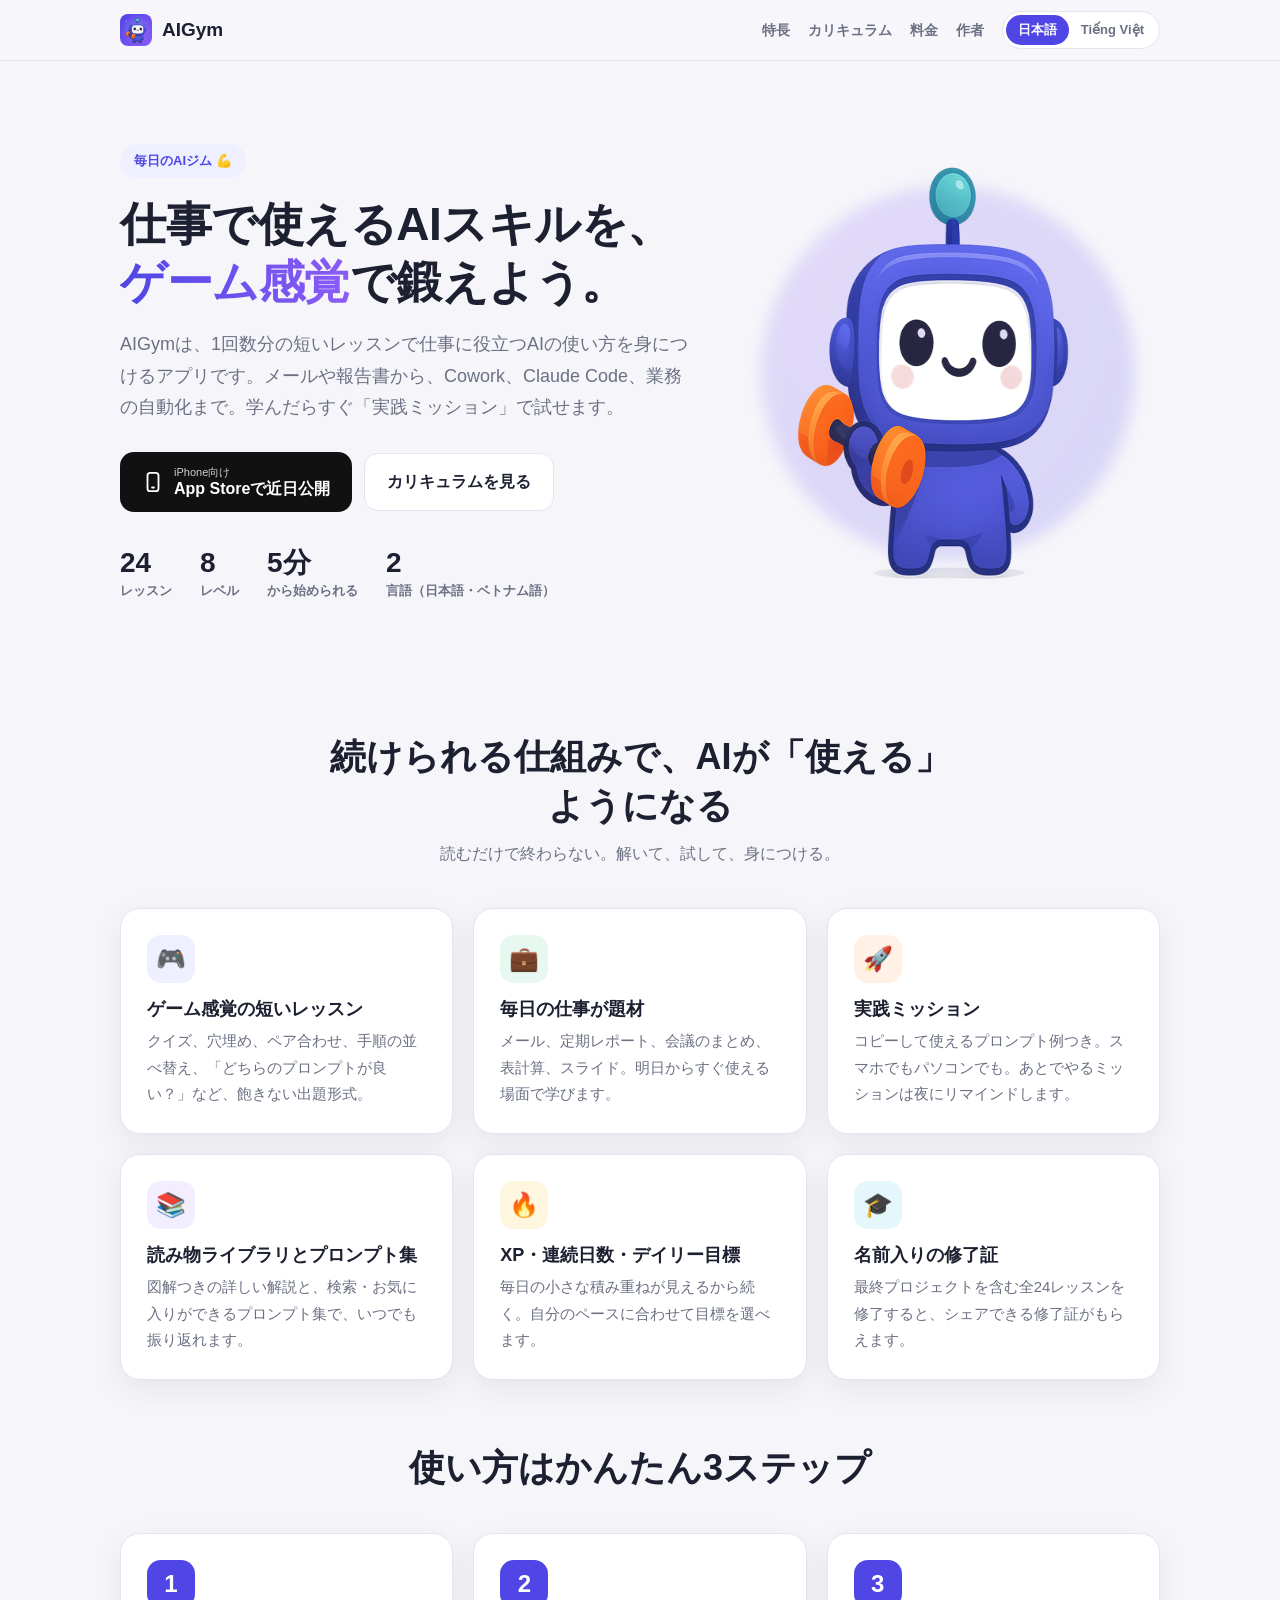
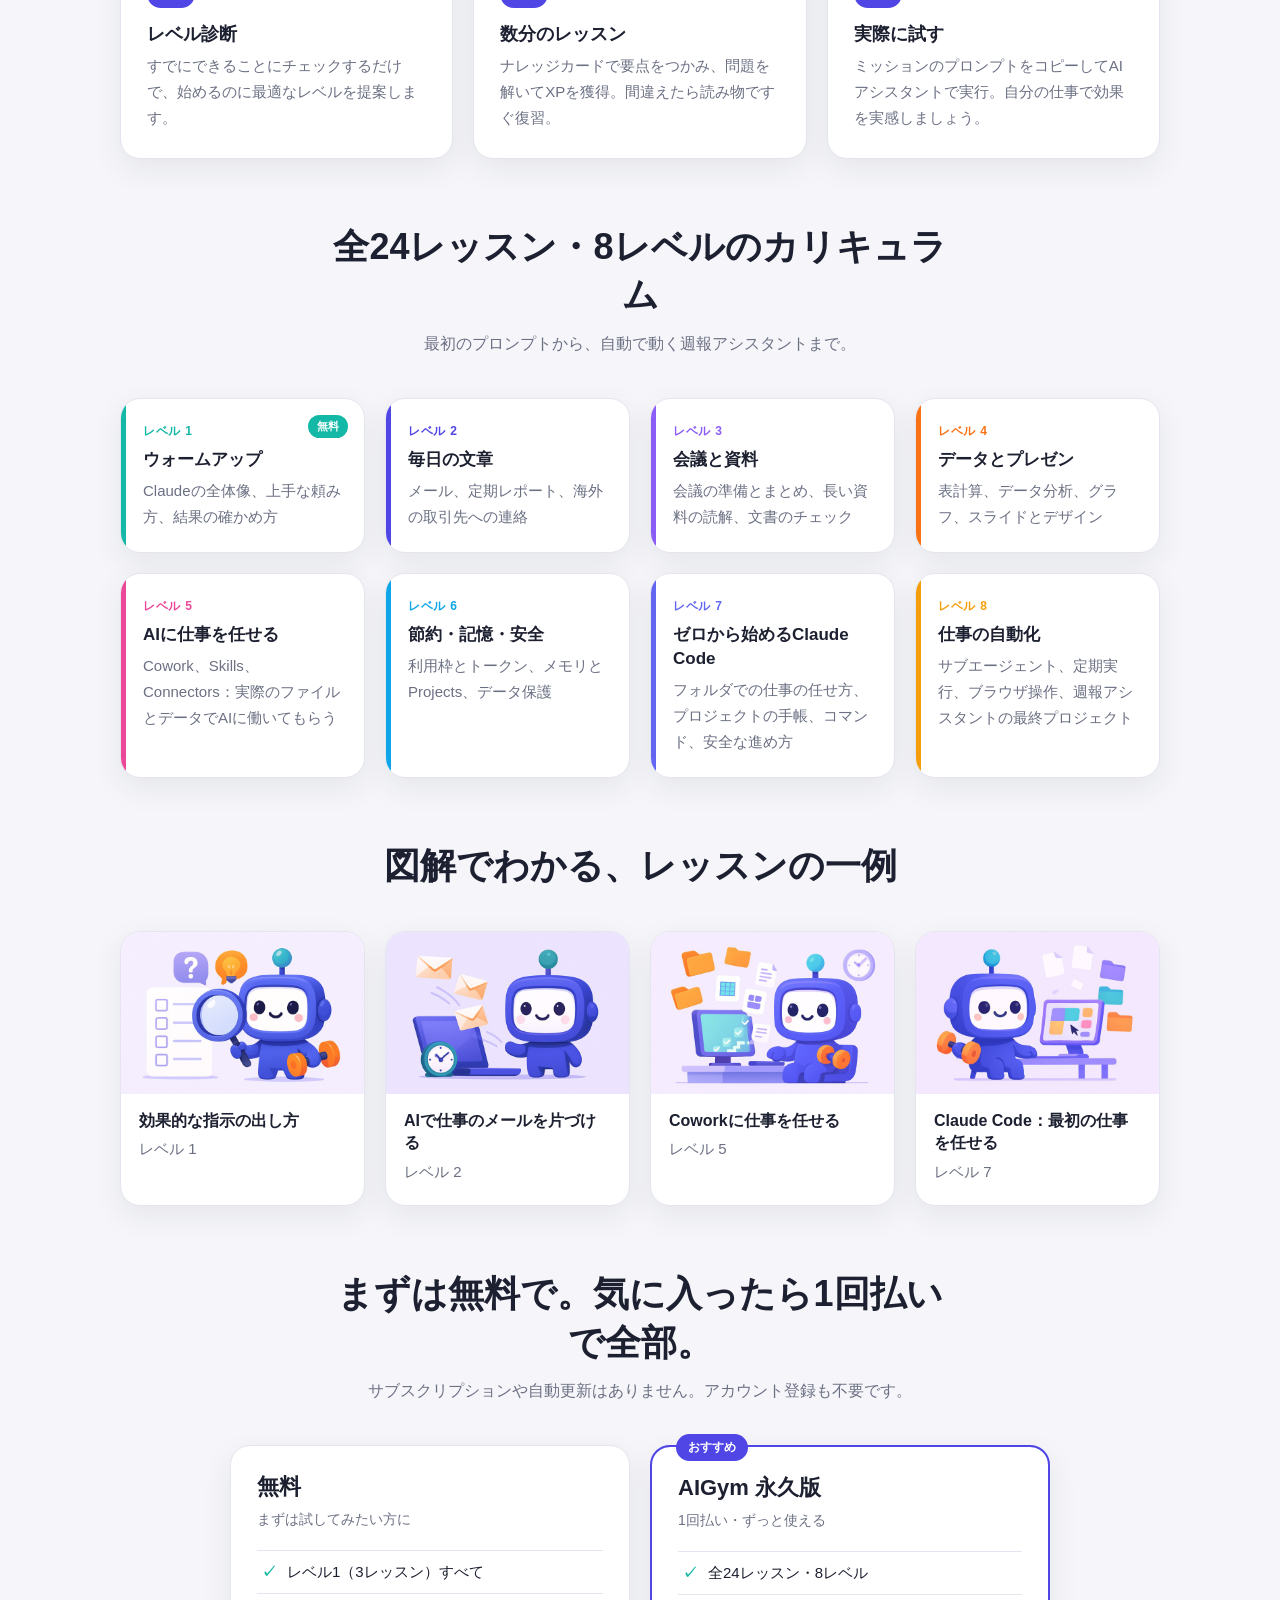
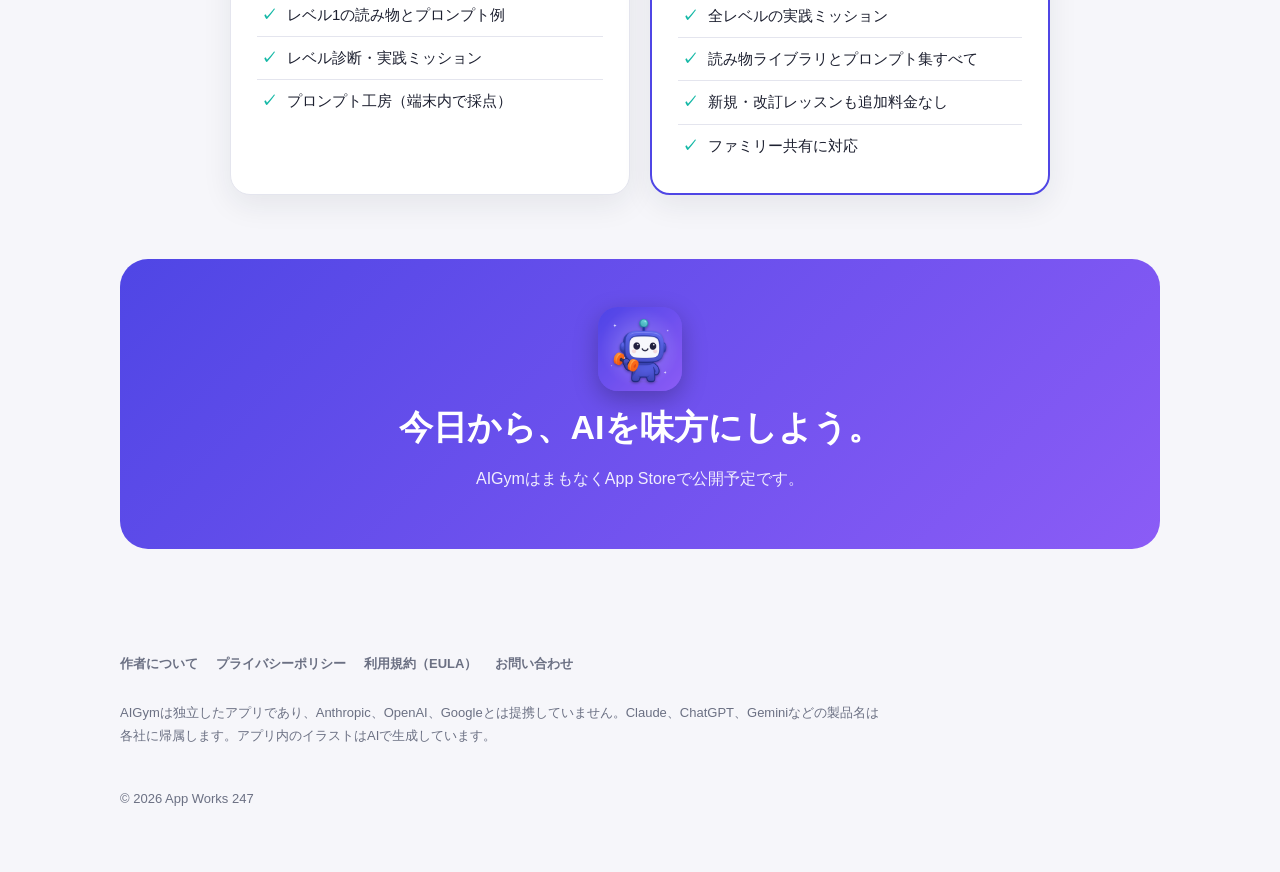
<file: index.html>
<!doctype html>
<html lang="ja"
      data-title-ja="AIGym – ゲーム感覚で仕事のAIスキルを鍛えるアプリ"
      data-title-vi="AIGym – Phòng tập AI cho công việc, vui như chơi game">
<head>
  <meta charset="utf-8">
  <meta name="viewport" content="width=device-width, initial-scale=1">
  <title>AIGym – ゲーム感覚で仕事のAIスキルを鍛えるアプリ</title>
  <meta name="description" content="AIGymは、ゲーム感覚の短いレッスンで仕事に役立つAIの使い方を身につけるiPhoneアプリです。メール・報告書・会議・データ分析から、Cowork、Claude Code、業務の自動化まで全24レッスン。日本語・ベトナム語対応。">
  <meta name="theme-color" content="#4F46E5">
  <meta property="og:type" content="website">
  <meta property="og:title" content="AIGym – ゲーム感覚で仕事のAIスキルを鍛えるアプリ">
  <meta property="og:description" content="1日数分、ゲーム感覚のレッスンで仕事に使えるAIスキルを。全24レッスン・8レベル。">
  <meta property="og:image" content="https://app-works-247.github.io/AIGym/assets/icon.png">
  <meta property="og:url" content="https://app-works-247.github.io/AIGym/">
  <link rel="icon" type="image/png" href="assets/favicon.png">
  <link rel="apple-touch-icon" href="assets/apple-touch-icon.png">
  <link rel="stylesheet" href="assets/style.css">
  <script src="assets/lang.js"></script>
</head>
<body>

<header class="header">
  <div class="wrap">
    <a class="logo" href="./" data-keep-lang><img src="assets/icon.png" alt="">AIGym</a>
    <nav class="nav">
      <a class="link" href="#features"><span data-l="ja">特長</span><span data-l="vi">Tính năng</span></a>
      <a class="link" href="#curriculum"><span data-l="ja">カリキュラム</span><span data-l="vi">Lộ trình</span></a>
      <a class="link" href="#pricing"><span data-l="ja">料金</span><span data-l="vi">Bảng giá</span></a>
      <a class="link" href="about.html" data-keep-lang><span data-l="ja">作者</span><span data-l="vi">Tác giả</span></a>
      <div class="lang-switch" role="group" aria-label="Language">
        <button type="button" data-set-lang="ja" aria-pressed="true">日本語</button>
        <button type="button" data-set-lang="vi" aria-pressed="false">Tiếng Việt</button>
      </div>
    </nav>
  </div>
</header>

<main>
  <!-- Hero -->
  <section class="hero">
    <div class="wrap">
      <div>
        <span class="eyebrow">
          <span data-l="ja">毎日のAIジム 💪</span>
          <span data-l="vi">Phòng tập AI mỗi ngày 💪</span>
        </span>
        <h1>
          <span data-l="ja">仕事で使えるAIスキルを、<br><span class="grad">ゲーム感覚</span>で鍛えよう。</span>
          <span data-l="vi">Rèn kỹ năng dùng AI trong công việc, <span class="grad">vui như chơi game</span>.</span>
        </h1>
        <p class="lead">
          <span data-l="ja">AIGymは、1回数分の短いレッスンで仕事に役立つAIの使い方を身につけるアプリです。メールや報告書から、Cowork、Claude Code、業務の自動化まで。学んだらすぐ「実践ミッション」で試せます。</span>
          <span data-l="vi">AIGym giúp bạn học cách dùng AI trong công việc qua những bài học ngắn chỉ vài phút. Từ email, báo cáo đến Cowork, Claude Code và tự động hóa công việc. Học xong là thực hành ngay với “nhiệm vụ thực hành”.</span>
        </p>
        <div class="cta" id="download">
          <a class="btn btn-primary" href="#pricing">
            <svg viewBox="0 0 24 24" fill="none" stroke="currentColor" stroke-width="2" stroke-linecap="round" stroke-linejoin="round" aria-hidden="true"><rect x="6" y="2" width="12" height="20" rx="3"/><path d="M11 18h2"/></svg>
            <span>
              <small data-l="ja">iPhone向け</small><small data-l="vi">Dành cho iPhone</small>
              <span data-l="ja">App Storeで近日公開</span><span data-l="vi">Sắp có trên App Store</span>
            </span>
          </a>
          <a class="btn btn-ghost" href="#curriculum">
            <span data-l="ja">カリキュラムを見る</span><span data-l="vi">Xem lộ trình học</span>
          </a>
        </div>
        <div class="stats">
          <div><strong>24</strong><span data-l="ja">レッスン</span><span data-l="vi">bài học</span></div>
          <div><strong>8</strong><span data-l="ja">レベル</span><span data-l="vi">cấp độ</span></div>
          <div><strong>5<span data-l="ja">分</span><span data-l="vi"> phút</span></strong><span data-l="ja">から始められる</span><span data-l="vi">mỗi ngày là đủ</span></div>
          <div><strong>2</strong><span data-l="ja">言語（日本語・ベトナム語）</span><span data-l="vi">ngôn ngữ (Nhật, Việt)</span></div>
        </div>
      </div>
      <div class="hero-art">
        <img src="assets/mascot.png" alt="AIGym mascot" width="480" height="480">
      </div>
    </div>
  </section>

  <!-- Features -->
  <section class="block" id="features">
    <div class="wrap">
      <div class="section-head">
        <h2>
          <span data-l="ja">続けられる仕組みで、AIが「使える」ようになる</span>
          <span data-l="vi">Học đều đặn mỗi ngày, dùng AI thành thạo</span>
        </h2>
        <p>
          <span data-l="ja">読むだけで終わらない。解いて、試して、身につける。</span>
          <span data-l="vi">Không chỉ đọc lý thuyết: làm bài, thực hành và ghi nhớ.</span>
        </p>
      </div>
      <div class="grid grid-3">
        <div class="card">
          <div class="icon-badge" style="background:#EEF0FF">🎮</div>
          <h3><span data-l="ja">ゲーム感覚の短いレッスン</span><span data-l="vi">Bài học ngắn như chơi game</span></h3>
          <p>
            <span data-l="ja">クイズ、穴埋め、ペア合わせ、手順の並べ替え、「どちらのプロンプトが良い？」など、飽きない出題形式。</span>
            <span data-l="vi">Trắc nghiệm, điền chỗ trống, ghép cặp, sắp xếp các bước, chọn câu lệnh tốt hơn… đa dạng, không nhàm chán.</span>
          </p>
        </div>
        <div class="card">
          <div class="icon-badge" style="background:#E7F8F1">💼</div>
          <h3><span data-l="ja">毎日の仕事が題材</span><span data-l="vi">Gắn liền công việc hằng ngày</span></h3>
          <p>
            <span data-l="ja">メール、定期レポート、会議のまとめ、表計算、スライド。明日からすぐ使える場面で学びます。</span>
            <span data-l="vi">Email, báo cáo định kỳ, tổng kết cuộc họp, bảng tính, slide. Học qua những tình huống dùng được ngay ngày mai.</span>
          </p>
        </div>
        <div class="card">
          <div class="icon-badge" style="background:#FFF1E6">🚀</div>
          <h3><span data-l="ja">実践ミッション</span><span data-l="vi">Nhiệm vụ thực hành</span></h3>
          <p>
            <span data-l="ja">コピーして使えるプロンプト例つき。スマホでもパソコンでも。あとでやるミッションは夜にリマインドします。</span>
            <span data-l="vi">Kèm câu lệnh mẫu sao chép được, làm trên điện thoại hoặc máy tính. Nhiệm vụ để dành sẽ được nhắc vào buổi tối.</span>
          </p>
        </div>
        <div class="card">
          <div class="icon-badge" style="background:#F3EEFF">📚</div>
          <h3><span data-l="ja">読み物ライブラリとプロンプト集</span><span data-l="vi">Thư viện bài đọc & câu lệnh mẫu</span></h3>
          <p>
            <span data-l="ja">図解つきの詳しい解説と、検索・お気に入りができるプロンプト集で、いつでも振り返れます。</span>
            <span data-l="vi">Bài đọc chi tiết có hình minh họa và bộ câu lệnh mẫu tìm kiếm, lưu yêu thích được, xem lại bất cứ lúc nào.</span>
          </p>
        </div>
        <div class="card">
          <div class="icon-badge" style="background:#FFF6E0">🔥</div>
          <h3><span data-l="ja">XP・連続日数・デイリー目標</span><span data-l="vi">XP, chuỗi ngày & mục tiêu ngày</span></h3>
          <p>
            <span data-l="ja">毎日の小さな積み重ねが見えるから続く。自分のペースに合わせて目標を選べます。</span>
            <span data-l="vi">Thấy rõ tiến bộ mỗi ngày nên dễ duy trì. Tự chọn mục tiêu phù hợp với nhịp của bạn.</span>
          </p>
        </div>
        <div class="card">
          <div class="icon-badge" style="background:#E6F6FD">🎓</div>
          <h3><span data-l="ja">名前入りの修了証</span><span data-l="vi">Chứng nhận có tên bạn</span></h3>
          <p>
            <span data-l="ja">最終プロジェクトを含む全24レッスンを修了すると、シェアできる修了証がもらえます。</span>
            <span data-l="vi">Hoàn thành cả 24 bài, gồm dự án cuối khóa, để nhận chứng nhận và chia sẻ thành quả.</span>
          </p>
        </div>
      </div>
    </div>
  </section>

  <!-- How it works -->
  <section class="block" style="padding-top:0">
    <div class="wrap">
      <div class="section-head">
        <h2><span data-l="ja">使い方はかんたん3ステップ</span><span data-l="vi">Bắt đầu chỉ với 3 bước</span></h2>
      </div>
      <div class="grid grid-3">
        <div class="card">
          <div class="icon-badge" style="background:var(--brand);color:#fff;font-weight:800">1</div>
          <h3><span data-l="ja">レベル診断</span><span data-l="vi">Kiểm tra trình độ</span></h3>
          <p>
            <span data-l="ja">すでにできることにチェックするだけで、始めるのに最適なレベルを提案します。</span>
            <span data-l="vi">Đánh dấu những việc bạn đã làm được, AIGym gợi ý cấp độ nên bắt đầu.</span>
          </p>
        </div>
        <div class="card">
          <div class="icon-badge" style="background:var(--brand);color:#fff;font-weight:800">2</div>
          <h3><span data-l="ja">数分のレッスン</span><span data-l="vi">Học vài phút mỗi ngày</span></h3>
          <p>
            <span data-l="ja">ナレッジカードで要点をつかみ、問題を解いてXPを獲得。間違えたら読み物ですぐ復習。</span>
            <span data-l="vi">Nắm ý chính qua thẻ kiến thức, làm bài tập để nhận XP. Sai ở đâu, xem lại bài đọc ngay chỗ đó.</span>
          </p>
        </div>
        <div class="card">
          <div class="icon-badge" style="background:var(--brand);color:#fff;font-weight:800">3</div>
          <h3><span data-l="ja">実際に試す</span><span data-l="vi">Thực hành thật</span></h3>
          <p>
            <span data-l="ja">ミッションのプロンプトをコピーしてAIアシスタントで実行。自分の仕事で効果を実感しましょう。</span>
            <span data-l="vi">Sao chép câu lệnh của nhiệm vụ và chạy với trợ lý AI. Cảm nhận hiệu quả ngay trên công việc của bạn.</span>
          </p>
        </div>
      </div>
    </div>
  </section>

  <!-- Curriculum -->
  <section class="block" id="curriculum" style="padding-top:0">
    <div class="wrap">
      <div class="section-head">
        <h2><span data-l="ja">全24レッスン・8レベルのカリキュラム</span><span data-l="vi">Lộ trình 24 bài học, 8 cấp độ</span></h2>
        <p>
          <span data-l="ja">最初のプロンプトから、自動で動く週報アシスタントまで。</span>
          <span data-l="vi">Từ câu lệnh đầu tiên đến trợ lý báo cáo tuần tự động.</span>
        </p>
      </div>
      <div class="grid levels">
        <div class="card level" style="--c:#14B8A6">
          <span class="free"><span data-l="ja">無料</span><span data-l="vi">Miễn phí</span></span>
          <div class="num"><span data-l="ja">レベル 1</span><span data-l="vi">Cấp độ 1</span></div>
          <h3><span data-l="ja">ウォームアップ</span><span data-l="vi">Khởi động</span></h3>
          <p><span data-l="ja">Claudeの全体像、上手な頼み方、結果の確かめ方</span><span data-l="vi">Hiểu hệ sinh thái Claude, hỏi đúng cách và kiểm chứng kết quả</span></p>
        </div>
        <div class="card level" style="--c:#4F46E5">
          <div class="num"><span data-l="ja">レベル 2</span><span data-l="vi">Cấp độ 2</span></div>
          <h3><span data-l="ja">毎日の文章</span><span data-l="vi">Văn bản hằng ngày</span></h3>
          <p><span data-l="ja">メール、定期レポート、海外の取引先への連絡</span><span data-l="vi">Email, báo cáo định kỳ và thư gửi đối tác nước ngoài</span></p>
        </div>
        <div class="card level" style="--c:#8B5CF6">
          <div class="num"><span data-l="ja">レベル 3</span><span data-l="vi">Cấp độ 3</span></div>
          <h3><span data-l="ja">会議と資料</span><span data-l="vi">Họp & tài liệu</span></h3>
          <p><span data-l="ja">会議の準備とまとめ、長い資料の読解、文書のチェック</span><span data-l="vi">Chuẩn bị và tổng kết cuộc họp, đọc tài liệu dài, rà soát văn bản</span></p>
        </div>
        <div class="card level" style="--c:#F97316">
          <div class="num"><span data-l="ja">レベル 4</span><span data-l="vi">Cấp độ 4</span></div>
          <h3><span data-l="ja">データとプレゼン</span><span data-l="vi">Số liệu & trình bày</span></h3>
          <p><span data-l="ja">表計算、データ分析、グラフ、スライドとデザイン</span><span data-l="vi">Bảng tính, phân tích dữ liệu, biểu đồ, slide và thiết kế</span></p>
        </div>
        <div class="card level" style="--c:#EC4899">
          <div class="num"><span data-l="ja">レベル 5</span><span data-l="vi">Cấp độ 5</span></div>
          <h3><span data-l="ja">AIに仕事を任せる</span><span data-l="vi">Giao việc cho AI</span></h3>
          <p><span data-l="ja">Cowork、Skills、Connectors：実際のファイルとデータでAIに働いてもらう</span><span data-l="vi">Cowork, Skills và Connectors: để AI làm việc trên file và dữ liệu thật</span></p>
        </div>
        <div class="card level" style="--c:#0EA5E9">
          <div class="num"><span data-l="ja">レベル 6</span><span data-l="vi">Cấp độ 6</span></div>
          <h3><span data-l="ja">節約・記憶・安全</span><span data-l="vi">Tiết kiệm, ghi nhớ & an toàn</span></h3>
          <p><span data-l="ja">利用枠とトークン、メモリとProjects、データ保護</span><span data-l="vi">Hạn mức và token, bộ nhớ và Projects, bảo vệ dữ liệu</span></p>
        </div>
        <div class="card level" style="--c:#6366F1">
          <div class="num"><span data-l="ja">レベル 7</span><span data-l="vi">Cấp độ 7</span></div>
          <h3><span data-l="ja">ゼロから始めるClaude Code</span><span data-l="vi">Claude Code từ số 0</span></h3>
          <p><span data-l="ja">フォルダでの仕事の任せ方、プロジェクトの手帳、コマンド、安全な進め方</span><span data-l="vi">Giao việc trong thư mục, sổ tay dự án, lệnh tắt và cách làm an toàn</span></p>
        </div>
        <div class="card level" style="--c:#F59E0B">
          <div class="num"><span data-l="ja">レベル 8</span><span data-l="vi">Cấp độ 8</span></div>
          <h3><span data-l="ja">仕事の自動化</span><span data-l="vi">Tự động hóa công việc</span></h3>
          <p><span data-l="ja">サブエージェント、定期実行、ブラウザ操作、週報アシスタントの最終プロジェクト</span><span data-l="vi">Trợ lý con, việc tự chạy theo lịch, trình duyệt và dự án trợ lý báo cáo tuần</span></p>
        </div>
      </div>
    </div>
  </section>

  <!-- Showcase -->
  <section class="block" style="padding-top:0">
    <div class="wrap">
      <div class="section-head">
        <h2><span data-l="ja">図解でわかる、レッスンの一例</span><span data-l="vi">Một vài bài học tiêu biểu</span></h2>
      </div>
      <div class="grid showcase">
        <div class="card shot">
          <img src="assets/cau-lenh-dau-tien.jpg" alt="" loading="lazy" width="720" height="480">
          <div>
            <h3><span data-l="ja">効果的な指示の出し方</span><span data-l="vi">Câu lệnh hiệu quả</span></h3>
            <p><span data-l="ja">レベル 1</span><span data-l="vi">Cấp độ 1</span></p>
          </div>
        </div>
        <div class="card shot">
          <img src="assets/email-cong-viec.jpg" alt="" loading="lazy" width="720" height="480">
          <div>
            <h3><span data-l="ja">AIで仕事のメールを片づける</span><span data-l="vi">Email công việc với AI</span></h3>
            <p><span data-l="ja">レベル 2</span><span data-l="vi">Cấp độ 2</span></p>
          </div>
        </div>
        <div class="card shot">
          <img src="assets/cowork-giao-viec.jpg" alt="" loading="lazy" width="720" height="480">
          <div>
            <h3><span data-l="ja">Coworkに仕事を任せる</span><span data-l="vi">Giao việc cho Cowork</span></h3>
            <p><span data-l="ja">レベル 5</span><span data-l="vi">Cấp độ 5</span></p>
          </div>
        </div>
        <div class="card shot">
          <img src="assets/claude-code-dau-tien.jpg" alt="" loading="lazy" width="720" height="480">
          <div>
            <h3><span data-l="ja">Claude Code：最初の仕事を任せる</span><span data-l="vi">Claude Code: giao việc đầu tiên</span></h3>
            <p><span data-l="ja">レベル 7</span><span data-l="vi">Cấp độ 7</span></p>
          </div>
        </div>
      </div>
    </div>
  </section>

  <!-- Pricing -->
  <section class="block" id="pricing" style="padding-top:0">
    <div class="wrap">
      <div class="section-head">
        <h2><span data-l="ja">まずは無料で。気に入ったら1回払いで全部。</span><span data-l="vi">Học thử miễn phí. Thích thì mua một lần, dùng mãi mãi.</span></h2>
        <p>
          <span data-l="ja">サブスクリプションや自動更新はありません。アカウント登録も不要です。</span>
          <span data-l="vi">Không đăng ký thuê bao, không tự gia hạn. Không cần tạo tài khoản.</span>
        </p>
      </div>
      <div class="pricing">
        <div class="card plan">
          <h3><span data-l="ja">無料</span><span data-l="vi">Miễn phí</span></h3>
          <div class="tag"><span data-l="ja">まずは試してみたい方に</span><span data-l="vi">Để bắt đầu làm quen</span></div>
          <ul>
            <li><span data-l="ja">レベル1（3レッスン）すべて</span><span data-l="vi">Toàn bộ Cấp độ 1 (3 bài học)</span></li>
            <li><span data-l="ja">レベル1の読み物とプロンプト例</span><span data-l="vi">Bài đọc và câu lệnh mẫu của Cấp độ 1</span></li>
            <li><span data-l="ja">レベル診断・実践ミッション</span><span data-l="vi">Kiểm tra trình độ, nhiệm vụ thực hành</span></li>
            <li><span data-l="ja">プロンプト工房（端末内で採点）</span><span data-l="vi">Xưởng câu lệnh, chấm ngay trên máy</span></li>
          </ul>
        </div>
        <div class="card plan featured">
          <span class="ribbon"><span data-l="ja">おすすめ</span><span data-l="vi">Đề xuất</span></span>
          <h3><span data-l="ja">AIGym 永久版</span><span data-l="vi">AIGym Trọn Đời</span></h3>
          <div class="tag"><span data-l="ja">1回払い・ずっと使える</span><span data-l="vi">Thanh toán một lần, dùng trọn đời</span></div>
          <ul>
            <li><span data-l="ja">全24レッスン・8レベル</span><span data-l="vi">24 bài học, 8 cấp độ</span></li>
            <li><span data-l="ja">全レベルの実践ミッション</span><span data-l="vi">Nhiệm vụ thực hành của cả 8 cấp độ</span></li>
            <li><span data-l="ja">読み物ライブラリとプロンプト集すべて</span><span data-l="vi">Toàn bộ thư viện bài đọc và câu lệnh mẫu</span></li>
            <li><span data-l="ja">新規・改訂レッスンも追加料金なし</span><span data-l="vi">Bài mới và bài cập nhật, không trả thêm</span></li>
            <li><span data-l="ja">ファミリー共有に対応</span><span data-l="vi">Hỗ trợ Chia sẻ trong gia đình</span></li>
          </ul>
        </div>
      </div>
    </div>
  </section>

  <!-- Final CTA -->
  <section class="block" style="padding-top:0">
    <div class="wrap">
      <div class="final">
        <img src="assets/icon.png" alt="AIGym" width="84" height="84">
        <h2><span data-l="ja">今日から、AIを味方にしよう。</span><span data-l="vi">Bắt đầu biến AI thành trợ thủ ngay hôm nay.</span></h2>
        <p><span data-l="ja">AIGymはまもなくApp Storeで公開予定です。</span><span data-l="vi">AIGym sắp ra mắt trên App Store.</span></p>
      </div>
    </div>
  </section>
</main>

<footer class="footer">
  <div class="wrap">
    <div class="links">
      <a href="about.html" data-keep-lang><span data-l="ja">作者について</span><span data-l="vi">Về tác giả</span></a>
      <a href="privacy.html" data-keep-lang><span data-l="ja">プライバシーポリシー</span><span data-l="vi">Chính sách quyền riêng tư</span></a>
      <a href="https://www.apple.com/legal/internet-services/itunes/dev/stdeula/" rel="noopener"><span data-l="ja">利用規約（EULA）</span><span data-l="vi">Điều khoản sử dụng (EULA)</span></a>
      <a href="https://github.com/app-works-247/AIGym/issues" rel="noopener"><span data-l="ja">お問い合わせ</span><span data-l="vi">Liên hệ</span></a>
    </div>
    <p class="disclaimer">
      <span data-l="ja">AIGymは独立したアプリであり、Anthropic、OpenAI、Googleとは提携していません。Claude、ChatGPT、Geminiなどの製品名は各社に帰属します。アプリ内のイラストはAIで生成しています。</span>
      <span data-l="vi">AIGym là ứng dụng độc lập, không liên kết với Anthropic, OpenAI hay Google. Claude, ChatGPT, Gemini và các tên sản phẩm khác thuộc về chủ sở hữu tương ứng. Hình minh họa trong ứng dụng được tạo bằng AI.</span>
    </p>
    <p>© 2026 App Works 247</p>
  </div>
</footer>

</body>
</html>
</file>
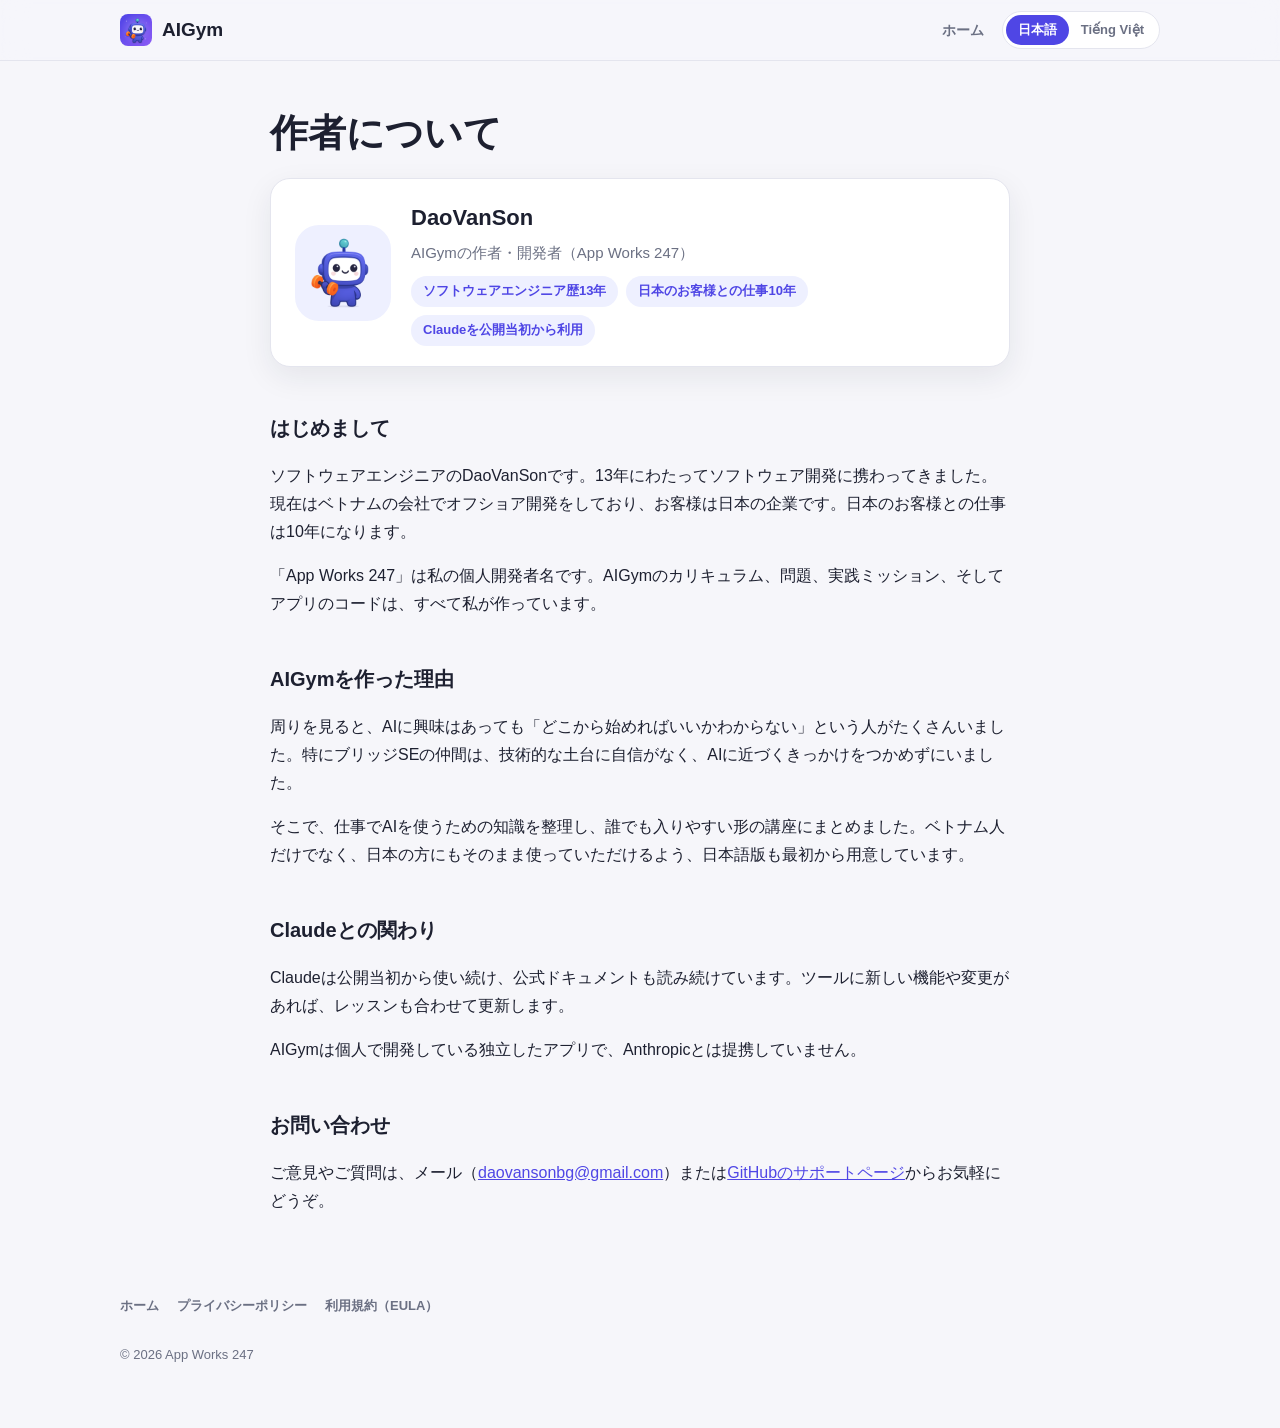
<file: about.html>
<!doctype html>
<html lang="ja"
      data-title-ja="作者について – AIGym"
      data-title-vi="Về tác giả – AIGym">
<head>
  <meta charset="utf-8">
  <meta name="viewport" content="width=device-width, initial-scale=1">
  <title>作者について – AIGym</title>
  <meta name="description" content="AIGymの作者DaoVanSonについて。ソフトウェアエンジニア歴13年、日本のお客様との仕事は10年。カリキュラムとアプリをすべて個人で作っています。">
  <meta name="theme-color" content="#4F46E5">
  <link rel="icon" type="image/png" href="assets/favicon.png">
  <link rel="apple-touch-icon" href="assets/apple-touch-icon.png">
  <link rel="stylesheet" href="assets/style.css">
  <script src="assets/lang.js"></script>
</head>
<body>

<header class="header">
  <div class="wrap">
    <a class="logo" href="./" data-keep-lang><img src="assets/icon.png" alt="">AIGym</a>
    <nav class="nav">
      <a class="link" href="./" data-keep-lang><span data-l="ja">ホーム</span><span data-l="vi">Trang chủ</span></a>
      <div class="lang-switch" role="group" aria-label="Language">
        <button type="button" data-set-lang="ja" aria-pressed="true">日本語</button>
        <button type="button" data-set-lang="vi" aria-pressed="false">Tiếng Việt</button>
      </div>
    </nav>
  </div>
</header>

<!-- 日本語 -->
<main class="legal" data-l="ja">
  <h1>作者について</h1>

  <div class="author">
    <img src="assets/mascot.png" alt="AIGymのマスコット">
    <div>
      <p class="name">DaoVanSon</p>
      <p class="role">AIGymの作者・開発者（App Works 247）</p>
      <ul class="facts">
        <li>ソフトウェアエンジニア歴13年</li>
        <li>日本のお客様との仕事10年</li>
        <li>Claudeを公開当初から利用</li>
      </ul>
    </div>
  </div>

  <h2>はじめまして</h2>
  <p>ソフトウェアエンジニアのDaoVanSonです。13年にわたってソフトウェア開発に携わってきました。現在はベトナムの会社でオフショア開発をしており、お客様は日本の企業です。日本のお客様との仕事は10年になります。</p>
  <p>「App Works 247」は私の個人開発者名です。AIGymのカリキュラム、問題、実践ミッション、そしてアプリのコードは、すべて私が作っています。</p>

  <h2>AIGymを作った理由</h2>
  <p>周りを見ると、AIに興味はあっても「どこから始めればいいかわからない」という人がたくさんいました。特にブリッジSEの仲間は、技術的な土台に自信がなく、AIに近づくきっかけをつかめずにいました。</p>
  <p>そこで、仕事でAIを使うための知識を整理し、誰でも入りやすい形の講座にまとめました。ベトナム人だけでなく、日本の方にもそのまま使っていただけるよう、日本語版も最初から用意しています。</p>

  <h2>Claudeとの関わり</h2>
  <p>Claudeは公開当初から使い続け、公式ドキュメントも読み続けています。ツールに新しい機能や変更があれば、レッスンも合わせて更新します。</p>
  <p>AIGymは個人で開発している独立したアプリで、Anthropicとは提携していません。</p>

  <h2>お問い合わせ</h2>
  <p>ご意見やご質問は、メール（<a href="mailto:daovansonbg@gmail.com">daovansonbg@gmail.com</a>）または<a href="https://github.com/app-works-247/AIGym/issues" rel="noopener">GitHubのサポートページ</a>からお気軽にどうぞ。</p>
</main>

<!-- Tiếng Việt -->
<main class="legal" data-l="vi">
  <h1>Về tác giả</h1>

  <div class="author">
    <img src="assets/mascot.png" alt="Linh vật AIGym">
    <div>
      <p class="name">DaoVanSon</p>
      <p class="role">Tác giả và nhà phát triển AIGym (App Works 247)</p>
      <ul class="facts">
        <li>13 năm kinh nghiệm phát triển phần mềm</li>
        <li>10 năm làm việc với khách hàng Nhật</li>
        <li>Dùng Claude từ khi ra mắt</li>
      </ul>
    </div>
  </div>

  <h2>Xin chào</h2>
  <p>Tôi là DaoVanSon, kỹ sư phần mềm với 13 năm kinh nghiệm phát triển phần mềm. Hiện tôi làm offshore tại một công ty Việt Nam, khách hàng của chúng tôi là các công ty Nhật. Tôi đã làm việc với khách hàng Nhật được 10 năm.</p>
  <p>“App Works 247” là tên nhà phát triển cá nhân của tôi. Toàn bộ giáo trình, bài tập, nhiệm vụ thực hành và mã nguồn của AIGym đều do tôi tự viết.</p>

  <h2>Vì sao tôi làm AIGym</h2>
  <p>Tôi thấy nhiều người quanh mình muốn dùng AI nhưng chưa biết bắt đầu từ đâu. Đặc biệt là các bạn kỹ sư cầu nối (BrSE): kỹ thuật còn khá yếu nên chưa tìm được cách tiếp cận AI.</p>
  <p>Vì vậy tôi tổng hợp kiến thức dùng AI trong công việc và xây dựng thành khóa học theo hướng dễ tiếp cận nhất với tất cả mọi người, kể cả người Nhật. Khóa học có cả tiếng Việt và tiếng Nhật ngay từ đầu.</p>

  <h2>Tôi và Claude</h2>
  <p>Tôi dùng Claude và đọc tài liệu chính thức của Claude từ khi Claude ra mắt. Khi công cụ có tính năng mới hay thay đổi, tôi cập nhật lại bài học cho phù hợp.</p>
  <p>AIGym là ứng dụng độc lập do cá nhân tôi phát triển, không liên kết với Anthropic.</p>

  <h2>Liên hệ</h2>
  <p>Mọi góp ý và câu hỏi, bạn có thể gửi qua email (<a href="mailto:daovansonbg@gmail.com">daovansonbg@gmail.com</a>) hoặc <a href="https://github.com/app-works-247/AIGym/issues" rel="noopener">trang hỗ trợ trên GitHub</a>.</p>
</main>

<footer class="footer">
  <div class="wrap">
    <div class="links">
      <a href="./" data-keep-lang><span data-l="ja">ホーム</span><span data-l="vi">Trang chủ</span></a>
      <a href="privacy.html" data-keep-lang><span data-l="ja">プライバシーポリシー</span><span data-l="vi">Chính sách quyền riêng tư</span></a>
      <a href="https://www.apple.com/legal/internet-services/itunes/dev/stdeula/" rel="noopener"><span data-l="ja">利用規約（EULA）</span><span data-l="vi">Điều khoản sử dụng (EULA)</span></a>
    </div>
    <p>© 2026 App Works 247</p>
  </div>
</footer>

</body>
</html>
</file>
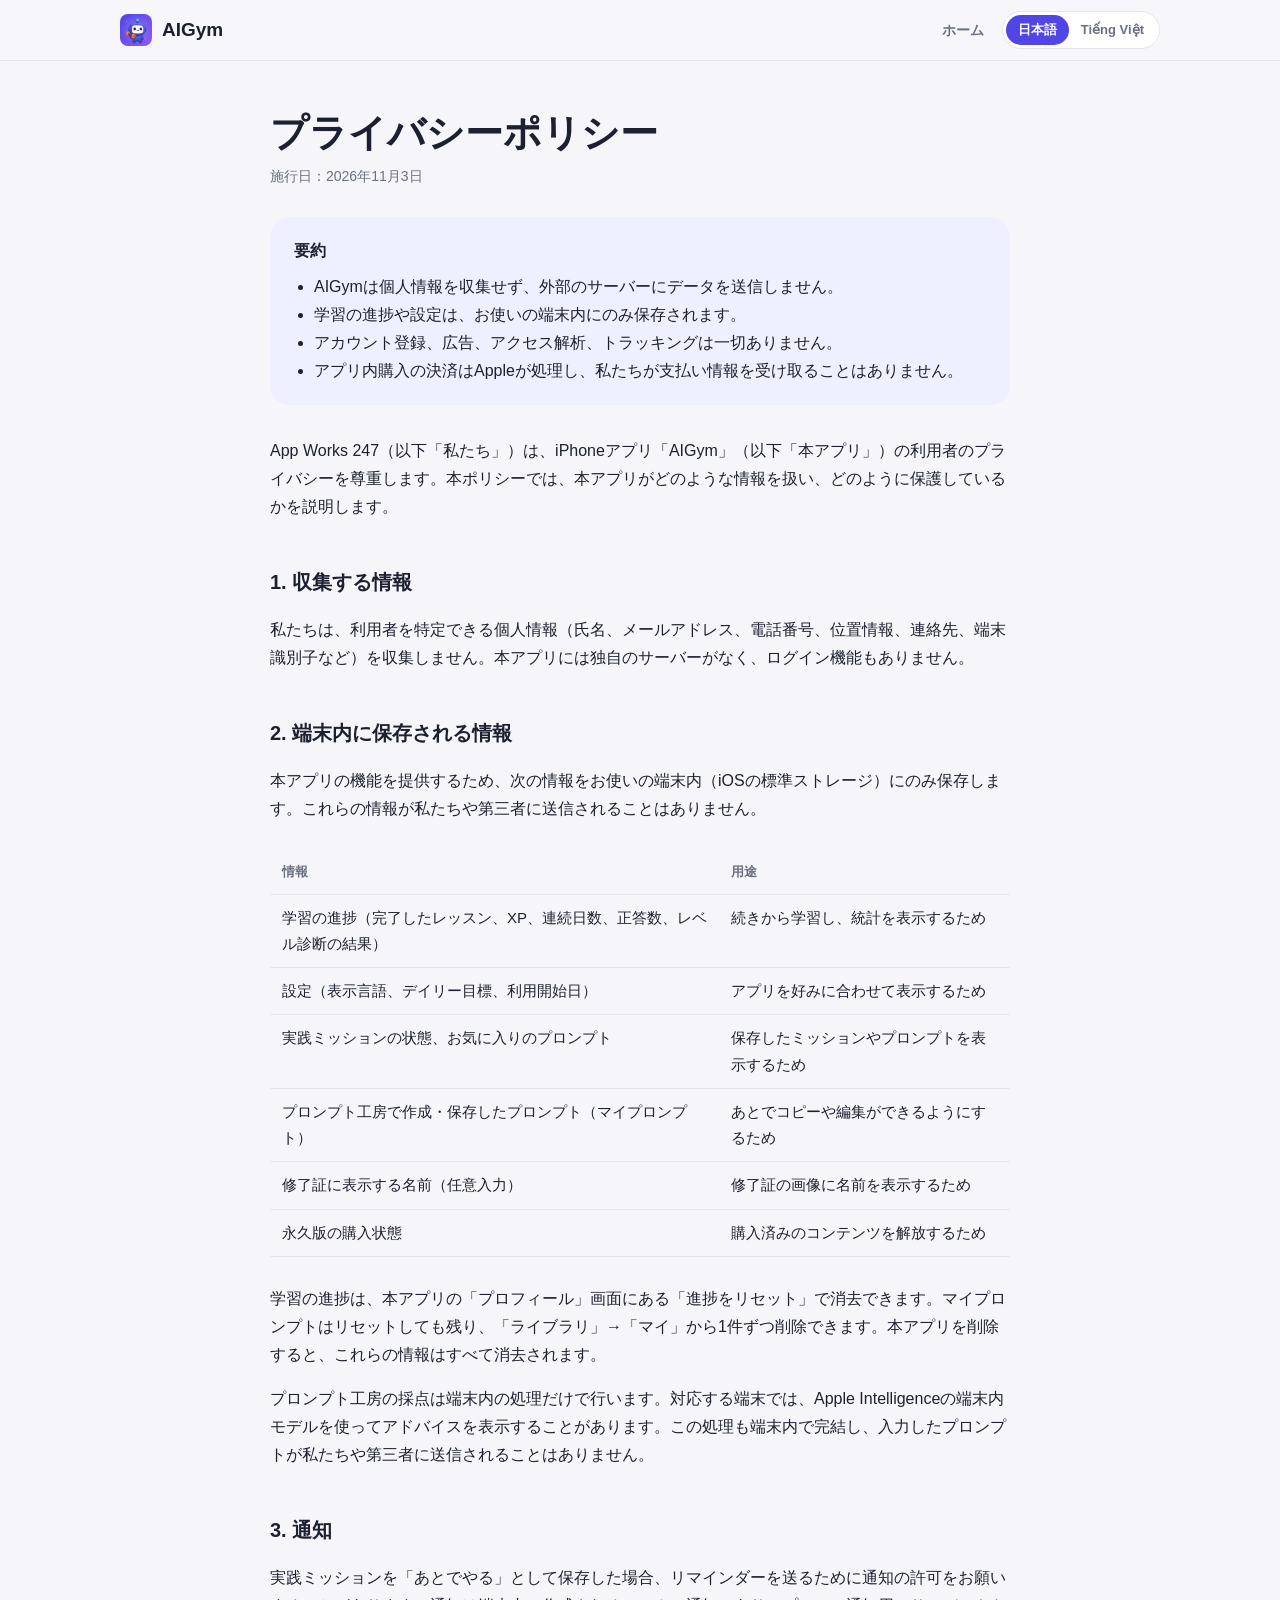
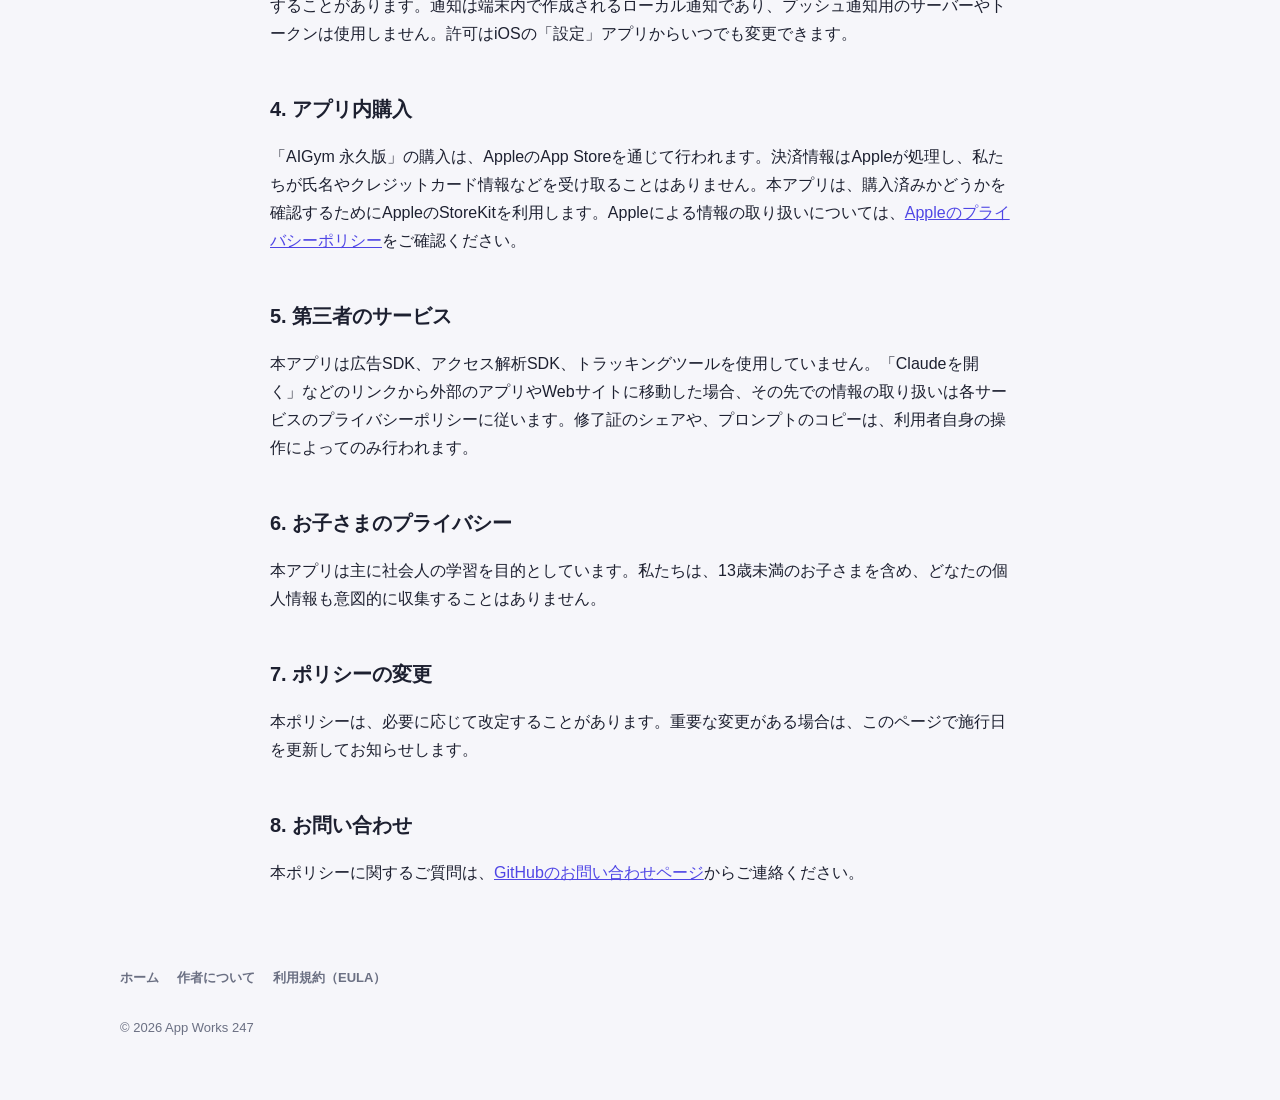
<file: privacy.html>
<!doctype html>
<html lang="ja"
      data-title-ja="プライバシーポリシー – AIGym"
      data-title-vi="Chính sách quyền riêng tư – AIGym">
<head>
  <meta charset="utf-8">
  <meta name="viewport" content="width=device-width, initial-scale=1">
  <title>プライバシーポリシー – AIGym</title>
  <meta name="description" content="AIGymアプリのプライバシーポリシー。AIGymは個人データを収集・送信せず、学習データはお使いの端末内にのみ保存されます。">
  <meta name="theme-color" content="#4F46E5">
  <link rel="icon" type="image/png" href="assets/favicon.png">
  <link rel="apple-touch-icon" href="assets/apple-touch-icon.png">
  <link rel="stylesheet" href="assets/style.css">
  <script src="assets/lang.js"></script>
</head>
<body>

<header class="header">
  <div class="wrap">
    <a class="logo" href="./" data-keep-lang><img src="assets/icon.png" alt="">AIGym</a>
    <nav class="nav">
      <a class="link" href="./" data-keep-lang><span data-l="ja">ホーム</span><span data-l="vi">Trang chủ</span></a>
      <div class="lang-switch" role="group" aria-label="Language">
        <button type="button" data-set-lang="ja" aria-pressed="true">日本語</button>
        <button type="button" data-set-lang="vi" aria-pressed="false">Tiếng Việt</button>
      </div>
    </nav>
  </div>
</header>

<!-- 日本語 -->
<main class="legal" data-l="ja">
  <h1>プライバシーポリシー</h1>
  <p class="updated">施行日：2026年11月3日</p>

  <div class="summary">
    <strong>要約</strong>
    <ul>
      <li>AIGymは個人情報を収集せず、外部のサーバーにデータを送信しません。</li>
      <li>学習の進捗や設定は、お使いの端末内にのみ保存されます。</li>
      <li>アカウント登録、広告、アクセス解析、トラッキングは一切ありません。</li>
      <li>アプリ内購入の決済はAppleが処理し、私たちが支払い情報を受け取ることはありません。</li>
    </ul>
  </div>

  <p>App Works 247（以下「私たち」）は、iPhoneアプリ「AIGym」（以下「本アプリ」）の利用者のプライバシーを尊重します。本ポリシーでは、本アプリがどのような情報を扱い、どのように保護しているかを説明します。</p>

  <h2>1. 収集する情報</h2>
  <p>私たちは、利用者を特定できる個人情報（氏名、メールアドレス、電話番号、位置情報、連絡先、端末識別子など）を収集しません。本アプリには独自のサーバーがなく、ログイン機能もありません。</p>

  <h2>2. 端末内に保存される情報</h2>
  <p>本アプリの機能を提供するため、次の情報をお使いの端末内（iOSの標準ストレージ）にのみ保存します。これらの情報が私たちや第三者に送信されることはありません。</p>
  <div class="table-scroll">
    <table>
      <thead><tr><th>情報</th><th>用途</th></tr></thead>
      <tbody>
        <tr><td>学習の進捗（完了したレッスン、XP、連続日数、正答数、レベル診断の結果）</td><td>続きから学習し、統計を表示するため</td></tr>
        <tr><td>設定（表示言語、デイリー目標、利用開始日）</td><td>アプリを好みに合わせて表示するため</td></tr>
        <tr><td>実践ミッションの状態、お気に入りのプロンプト</td><td>保存したミッションやプロンプトを表示するため</td></tr>
        <tr><td>プロンプト工房で作成・保存したプロンプト（マイプロンプト）</td><td>あとでコピーや編集ができるようにするため</td></tr>
        <tr><td>修了証に表示する名前（任意入力）</td><td>修了証の画像に名前を表示するため</td></tr>
        <tr><td>永久版の購入状態</td><td>購入済みのコンテンツを解放するため</td></tr>
      </tbody>
    </table>
  </div>
  <p>学習の進捗は、本アプリの「プロフィール」画面にある「進捗をリセット」で消去できます。マイプロンプトはリセットしても残り、「ライブラリ」→「マイ」から1件ずつ削除できます。本アプリを削除すると、これらの情報はすべて消去されます。</p>
  <p>プロンプト工房の採点は端末内の処理だけで行います。対応する端末では、Apple Intelligenceの端末内モデルを使ってアドバイスを表示することがあります。この処理も端末内で完結し、入力したプロンプトが私たちや第三者に送信されることはありません。</p>

  <h2>3. 通知</h2>
  <p>実践ミッションを「あとでやる」として保存した場合、リマインダーを送るために通知の許可をお願いすることがあります。通知は端末内で作成されるローカル通知であり、プッシュ通知用のサーバーやトークンは使用しません。許可はiOSの「設定」アプリからいつでも変更できます。</p>

  <h2>4. アプリ内購入</h2>
  <p>「AIGym 永久版」の購入は、AppleのApp Storeを通じて行われます。決済情報はAppleが処理し、私たちが氏名やクレジットカード情報などを受け取ることはありません。本アプリは、購入済みかどうかを確認するためにAppleのStoreKitを利用します。Appleによる情報の取り扱いについては、<a href="https://www.apple.com/legal/privacy/" rel="noopener">Appleのプライバシーポリシー</a>をご確認ください。</p>

  <h2>5. 第三者のサービス</h2>
  <p>本アプリは広告SDK、アクセス解析SDK、トラッキングツールを使用していません。「Claudeを開く」などのリンクから外部のアプリやWebサイトに移動した場合、その先での情報の取り扱いは各サービスのプライバシーポリシーに従います。修了証のシェアや、プロンプトのコピーは、利用者自身の操作によってのみ行われます。</p>

  <h2>6. お子さまのプライバシー</h2>
  <p>本アプリは主に社会人の学習を目的としています。私たちは、13歳未満のお子さまを含め、どなたの個人情報も意図的に収集することはありません。</p>

  <h2>7. ポリシーの変更</h2>
  <p>本ポリシーは、必要に応じて改定することがあります。重要な変更がある場合は、このページで施行日を更新してお知らせします。</p>

  <h2>8. お問い合わせ</h2>
  <p>本ポリシーに関するご質問は、<a href="https://github.com/app-works-247/AIGym/issues" rel="noopener">GitHubのお問い合わせページ</a>からご連絡ください。</p>
</main>

<!-- Tiếng Việt -->
<main class="legal" data-l="vi">
  <h1>Chính sách quyền riêng tư</h1>
  <p class="updated">Có hiệu lực từ: 03/11/2026</p>

  <div class="summary">
    <strong>Tóm tắt</strong>
    <ul>
      <li>AIGym không thu thập thông tin cá nhân và không gửi dữ liệu lên bất kỳ máy chủ nào.</li>
      <li>Tiến độ học và cài đặt chỉ được lưu trên thiết bị của bạn.</li>
      <li>Không cần tài khoản, không quảng cáo, không phân tích hành vi, không theo dõi.</li>
      <li>Thanh toán trong ứng dụng do Apple xử lý; chúng tôi không nhận thông tin thanh toán của bạn.</li>
    </ul>
  </div>

  <p>App Works 247 (“chúng tôi”) tôn trọng quyền riêng tư của người dùng ứng dụng iPhone “AIGym” (“Ứng dụng”). Chính sách này giải thích Ứng dụng xử lý những thông tin nào và bảo vệ chúng ra sao.</p>

  <h2>1. Thông tin chúng tôi thu thập</h2>
  <p>Chúng tôi không thu thập thông tin có thể nhận diện bạn (họ tên, email, số điện thoại, vị trí, danh bạ, mã định danh thiết bị…). Ứng dụng không có máy chủ riêng và không có chức năng đăng nhập.</p>

  <h2>2. Thông tin lưu trên thiết bị</h2>
  <p>Để vận hành các tính năng, Ứng dụng chỉ lưu những thông tin sau trong bộ nhớ chuẩn của iOS trên thiết bị của bạn. Các thông tin này không được gửi cho chúng tôi hay bất kỳ bên thứ ba nào.</p>
  <div class="table-scroll">
    <table>
      <thead><tr><th>Thông tin</th><th>Mục đích</th></tr></thead>
      <tbody>
        <tr><td>Tiến độ học (bài đã hoàn thành, XP, chuỗi ngày, số câu đúng, kết quả kiểm tra trình độ)</td><td>Học tiếp từ chỗ đã dừng và hiển thị thống kê</td></tr>
        <tr><td>Cài đặt (ngôn ngữ, mục tiêu hằng ngày, ngày bắt đầu dùng)</td><td>Hiển thị Ứng dụng theo lựa chọn của bạn</td></tr>
        <tr><td>Trạng thái nhiệm vụ thực hành, câu lệnh yêu thích</td><td>Hiển thị nhiệm vụ và câu lệnh bạn đã lưu</td></tr>
        <tr><td>Câu lệnh bạn soạn và lưu trong Xưởng câu lệnh (Câu lệnh của tôi)</td><td>Để bạn sao chép hoặc sửa lại sau</td></tr>
        <tr><td>Tên hiển thị trên chứng nhận (không bắt buộc)</td><td>In tên của bạn lên ảnh chứng nhận</td></tr>
        <tr><td>Trạng thái mua gói Trọn Đời</td><td>Mở khóa nội dung đã mua</td></tr>
      </tbody>
    </table>
  </div>
  <p>Bạn có thể xóa tiến độ học bằng mục “Đặt lại tiến độ” trong màn hình Hồ sơ. Câu lệnh của tôi được giữ lại khi đặt lại tiến độ; bạn xóa từng câu trong Thư viện → Của tôi. Xóa Ứng dụng sẽ xóa toàn bộ thông tin này.</p>
  <p>Xưởng câu lệnh chấm điểm hoàn toàn trên thiết bị. Trên thiết bị hỗ trợ, Ứng dụng có thể dùng mô hình chạy trên máy của Apple Intelligence để góp ý câu lệnh; việc này cũng diễn ra hoàn toàn trên thiết bị, câu lệnh bạn nhập không được gửi cho chúng tôi hay bên thứ ba nào.</p>

  <h2>3. Thông báo</h2>
  <p>Khi bạn để dành một nhiệm vụ thực hành, Ứng dụng có thể xin quyền gửi thông báo để nhắc bạn. Đây là thông báo cục bộ tạo ngay trên thiết bị, không dùng máy chủ hay mã thông báo đẩy (push token). Bạn có thể thay đổi quyền này bất cứ lúc nào trong ứng dụng Cài đặt của iOS.</p>

  <h2>4. Mua hàng trong ứng dụng</h2>
  <p>Gói “AIGym Trọn Đời” được mua qua App Store của Apple. Apple xử lý thanh toán; chúng tôi không nhận họ tên, thông tin thẻ hay bất kỳ dữ liệu thanh toán nào. Ứng dụng dùng StoreKit của Apple để kiểm tra bạn đã mua hay chưa. Xem thêm <a href="https://www.apple.com/legal/privacy/" rel="noopener">Chính sách quyền riêng tư của Apple</a>.</p>

  <h2>5. Dịch vụ bên thứ ba</h2>
  <p>Ứng dụng không dùng SDK quảng cáo, SDK phân tích hay công cụ theo dõi nào. Khi bạn bấm các liên kết như “Mở Claude” để chuyển sang ứng dụng hoặc trang web khác, việc xử lý dữ liệu ở đó tuân theo chính sách quyền riêng tư của dịch vụ tương ứng. Việc chia sẻ chứng nhận hay sao chép câu lệnh chỉ diễn ra khi chính bạn thao tác.</p>

  <h2>6. Quyền riêng tư của trẻ em</h2>
  <p>Ứng dụng chủ yếu dành cho người đi làm. Chúng tôi không cố ý thu thập thông tin cá nhân của bất kỳ ai, kể cả trẻ em dưới 13 tuổi.</p>

  <h2>7. Thay đổi chính sách</h2>
  <p>Chính sách này có thể được cập nhật khi cần. Nếu có thay đổi quan trọng, chúng tôi sẽ cập nhật ngày hiệu lực trên trang này.</p>

  <h2>8. Liên hệ</h2>
  <p>Nếu có câu hỏi về chính sách này, vui lòng liên hệ qua <a href="https://github.com/app-works-247/AIGym/issues" rel="noopener">trang hỗ trợ trên GitHub</a>.</p>
</main>

<footer class="footer">
  <div class="wrap">
    <div class="links">
      <a href="./" data-keep-lang><span data-l="ja">ホーム</span><span data-l="vi">Trang chủ</span></a>
      <a href="about.html" data-keep-lang><span data-l="ja">作者について</span><span data-l="vi">Về tác giả</span></a>
      <a href="https://www.apple.com/legal/internet-services/itunes/dev/stdeula/" rel="noopener"><span data-l="ja">利用規約（EULA）</span><span data-l="vi">Điều khoản sử dụng (EULA)</span></a>
    </div>
    <p>© 2026 App Works 247</p>
  </div>
</footer>

</body>
</html>
</file>
<file: assets/style.css>
:root {
  --brand: #4F46E5;
  --brand-2: #8B5CF6;
  --brand-soft: #EEF0FF;
  --teal: #14B8A6;
  --orange: #F97316;
  --amber: #F59E0B;
  --bg: #F6F6FA;
  --surface: #FFFFFF;
  --text: #1D2030;
  --subtext: #6B7083;
  --border: #E4E5EE;
  --shadow: 0 10px 30px rgba(29, 32, 48, .08);
  --radius: 20px;
  color-scheme: light dark;
}

@media (prefers-color-scheme: dark) {
  :root {
    --brand: #7C7BFF;
    --brand-soft: #23264A;
    --bg: #0B1020;
    --surface: #161C30;
    --text: #E9EBF4;
    --subtext: #9AA1B8;
    --border: #283049;
    --shadow: 0 10px 30px rgba(0, 0, 0, .35);
  }
}

* { box-sizing: border-box; }
html { scroll-behavior: smooth; }
body {
  margin: 0;
  background: var(--bg);
  color: var(--text);
  font-family: "Hiragino Sans", "Hiragino Kaku Gothic ProN", "Noto Sans JP", -apple-system, BlinkMacSystemFont, "Segoe UI", Roboto, "Helvetica Neue", Arial, sans-serif;
  line-height: 1.75;
  -webkit-font-smoothing: antialiased;
}
html[lang="vi"] body {
  font-family: -apple-system, BlinkMacSystemFont, "Segoe UI", Roboto, "Helvetica Neue", Arial, "Noto Sans", sans-serif;
  line-height: 1.65;
}
img { max-width: 100%; display: block; }
a { color: var(--brand); }

/* Language switching: Japanese is the default; Vietnamese blocks show only when html[lang=vi]. */
html:not([lang="vi"]) [data-l="vi"],
html[lang="vi"] [data-l="ja"] { display: none !important; }

.wrap { max-width: 1080px; margin: 0 auto; padding: 0 20px; }

/* Header */
.header {
  position: sticky; top: 0; z-index: 10;
  background: color-mix(in srgb, var(--bg) 82%, transparent);
  backdrop-filter: saturate(180%) blur(14px);
  -webkit-backdrop-filter: saturate(180%) blur(14px);
  border-bottom: 1px solid var(--border);
}
.header .wrap { display: flex; align-items: center; justify-content: space-between; height: 60px; gap: 12px; }
.logo { display: flex; align-items: center; gap: 10px; font-weight: 800; font-size: 19px; color: var(--text); text-decoration: none; }
.logo img { width: 32px; height: 32px; border-radius: 8px; }
.nav { display: flex; align-items: center; gap: 18px; }
.nav a.link { color: var(--subtext); text-decoration: none; font-size: 14px; font-weight: 600; }
.nav a.link:hover { color: var(--text); }
.lang-switch { display: inline-flex; background: var(--surface); border: 1px solid var(--border); border-radius: 999px; padding: 3px; }
.lang-switch button {
  border: 0; background: transparent; color: var(--subtext); font: inherit; font-size: 13px; font-weight: 700;
  padding: 4px 12px; border-radius: 999px; cursor: pointer;
}
.lang-switch button[aria-pressed="true"] { background: var(--brand); color: #fff; }

/* Hero */
.hero { padding: 72px 0 56px; overflow: hidden; }
.hero .wrap { display: grid; grid-template-columns: 1.15fr .85fr; align-items: center; gap: 40px; }
.eyebrow {
  display: inline-block; background: var(--brand-soft); color: var(--brand);
  font-weight: 700; font-size: 13px; padding: 6px 14px; border-radius: 999px; margin-bottom: 18px;
}
.hero h1 { font-size: clamp(28px, 4.4vw, 46px); line-height: 1.25; margin: 0 0 18px; letter-spacing: -.01em; }
.hero h1 .grad {
  background: linear-gradient(90deg, var(--brand), var(--brand-2));
  -webkit-background-clip: text; background-clip: text; color: transparent;
}
.hero p.lead { font-size: 18px; color: var(--subtext); margin: 0 0 28px; max-width: 34em; }
.cta { display: flex; flex-wrap: wrap; gap: 12px; align-items: center; }
.btn {
  display: inline-flex; align-items: center; gap: 10px; text-decoration: none; font-weight: 700;
  border-radius: 14px; padding: 14px 22px; font-size: 16px;
}
.btn-primary { background: #111; color: #fff; }
.btn-primary svg { width: 22px; height: 22px; }
.btn-primary small { display: block; font-size: 11px; font-weight: 500; opacity: .8; line-height: 1.2; }
.btn-primary span { line-height: 1.2; text-align: left; }
.btn-ghost { background: var(--surface); color: var(--text); border: 1px solid var(--border); }
.hero-art { position: relative; display: grid; place-items: center; }
.hero-art::before {
  content: ""; position: absolute; width: 88%; aspect-ratio: 1; border-radius: 50%;
  background: radial-gradient(circle at 30% 30%, var(--brand-2), var(--brand));
  opacity: .18; filter: blur(8px);
}
.hero-art img { position: relative; width: min(100%, 380px); animation: float 5s ease-in-out infinite; }
@keyframes float { 50% { transform: translateY(-10px); } }
@media (prefers-reduced-motion: reduce) { .hero-art img { animation: none; } }

.stats { display: flex; flex-wrap: wrap; gap: 28px; margin-top: 34px; }
.stats div strong { display: block; font-size: 28px; color: var(--text); line-height: 1.2; }
.stats div { color: var(--subtext); font-size: 13px; font-weight: 600; }

/* Sections */
section.block { padding: 64px 0; }
.section-head { text-align: center; max-width: 640px; margin: 0 auto 40px; }
.section-head h2 { font-size: clamp(26px, 3.6vw, 36px); margin: 0 0 10px; line-height: 1.35; }
.section-head p { color: var(--subtext); margin: 0; }

.grid { display: grid; gap: 20px; }
.grid-3 { grid-template-columns: repeat(3, 1fr); }
.grid-4 { grid-template-columns: repeat(4, 1fr); }
.card {
  background: var(--surface); border: 1px solid var(--border); border-radius: var(--radius);
  padding: 26px; box-shadow: var(--shadow);
}
.card h3 { margin: 14px 0 6px; font-size: 18px; line-height: 1.4; }
.card p { margin: 0; color: var(--subtext); font-size: 15px; }
.icon-badge {
  width: 48px; height: 48px; border-radius: 14px; display: grid; place-items: center; font-size: 24px;
}

/* Curriculum */
.levels { grid-template-columns: repeat(4, 1fr); }
.level { padding: 22px; position: relative; overflow: hidden; }
.level .num { font-size: 12px; font-weight: 800; letter-spacing: .06em; text-transform: uppercase; }
.level h3 { margin: 6px 0 6px; font-size: 17px; }
.level::after { content: ""; position: absolute; left: 0; top: 0; bottom: 0; width: 5px; background: var(--c); }
.level .num { color: var(--c); }
.level .free {
  position: absolute; top: 16px; right: 16px; font-size: 11px; font-weight: 800;
  color: #fff; background: var(--teal); padding: 2px 9px; border-radius: 999px;
}

/* Showcase */
.showcase { grid-template-columns: repeat(4, 1fr); }
.shot { padding: 0; overflow: hidden; }
.shot img { aspect-ratio: 3 / 2; object-fit: cover; width: 100%; height: auto; }
.shot div { padding: 16px 18px 20px; }
.shot h3 { margin: 0 0 4px; font-size: 16px; }

/* Pricing */
.pricing { display: grid; grid-template-columns: 1fr 1fr; gap: 20px; max-width: 820px; margin: 0 auto; }
.plan h3 { margin: 0 0 4px; font-size: 22px; }
.plan .tag { color: var(--subtext); font-size: 14px; margin-bottom: 18px; }
.plan ul { list-style: none; padding: 0; margin: 0; }
.plan li { padding: 8px 0 8px 30px; position: relative; border-top: 1px solid var(--border); font-size: 15px; }
.plan li::before { content: "✓"; position: absolute; left: 4px; color: var(--teal); font-weight: 800; }
.plan.featured { border: 2px solid var(--brand); position: relative; }
.plan.featured .ribbon {
  position: absolute; top: -13px; left: 24px; background: var(--brand); color: #fff;
  font-size: 12px; font-weight: 800; padding: 3px 12px; border-radius: 999px;
}

/* Final CTA */
.final {
  background: linear-gradient(135deg, var(--brand), var(--brand-2)); color: #fff;
  border-radius: 28px; padding: 48px 32px; text-align: center; display: grid; justify-items: center; gap: 14px;
}
.final h2 { margin: 0; font-size: clamp(24px, 3.4vw, 34px); line-height: 1.35; }
.final p { margin: 0 0 8px; opacity: .9; }
.final img { width: 84px; height: 84px; border-radius: 20px; box-shadow: 0 8px 24px rgba(0,0,0,.25); }

/* Footer */
.footer { padding: 40px 0 48px; color: var(--subtext); font-size: 13px; }
.footer .wrap { display: grid; gap: 14px; }
.footer .links { display: flex; flex-wrap: wrap; gap: 18px; }
.footer .links a { color: var(--subtext); text-decoration: none; font-weight: 600; }
.footer .links a:hover { color: var(--text); }
.footer .disclaimer { max-width: 760px; }

/* Legal page */
.legal { max-width: 780px; margin: 0 auto; padding: 48px 20px 24px; }
.legal h1 { font-size: clamp(28px, 4vw, 38px); margin: 0 0 6px; line-height: 1.3; }
.legal .updated { color: var(--subtext); font-size: 14px; margin: 0 0 28px; }
.legal .summary { background: var(--brand-soft); border-radius: var(--radius); padding: 20px 24px; margin-bottom: 32px; }
.legal .summary ul { margin: 8px 0 0; padding-left: 20px; }
.legal h2 { font-size: 20px; margin: 36px 0 8px; padding-top: 8px; }
.legal p, .legal li { font-size: 16px; }
.legal table { width: 100%; border-collapse: collapse; margin: 12px 0; font-size: 15px; }
.legal th, .legal td { text-align: left; padding: 10px 12px; border-bottom: 1px solid var(--border); vertical-align: top; }
.legal th { color: var(--subtext); font-weight: 700; font-size: 13px; }
.table-scroll { overflow-x: auto; }

/* ---------- Trang tác giả ---------- */
.author { display: flex; align-items: center; gap: 20px; background: var(--surface); border: 1px solid var(--border); border-radius: var(--radius); box-shadow: var(--shadow); padding: 20px 24px; margin: 20px 0 8px; }
.author img { width: 96px; height: 96px; flex: none; border-radius: 24px; background: var(--brand-soft); object-fit: contain; padding: 8px; }
.author p { margin: 0; }
.author .name { font-size: 22px; font-weight: 800; }
.author .role { color: var(--subtext); font-size: 15px; margin-top: 2px; }
.author .facts { list-style: none; padding: 0; margin: 10px 0 0; display: flex; flex-wrap: wrap; gap: 8px; }
.author .facts li { font-size: 13px; font-weight: 700; color: var(--brand); background: var(--brand-soft); border-radius: 999px; padding: 4px 12px; }

@media (max-width: 900px) {
  .hero .wrap { grid-template-columns: 1fr; text-align: center; }
  .hero p.lead { margin-left: auto; margin-right: auto; }
  .cta, .stats { justify-content: center; }
  .hero-art { order: -1; }
  .hero-art img { width: 220px; }
  .grid-3, .grid-4, .levels, .showcase { grid-template-columns: repeat(2, 1fr); }
}
@media (max-width: 600px) {
  .hero { padding: 40px 0 32px; }
  .nav a.link { display: none; }
  .grid-3, .grid-4, .levels, .showcase, .pricing { grid-template-columns: 1fr; }
  section.block { padding: 44px 0; }
  .wrap { padding: 0 16px; }
  .author { flex-direction: column; text-align: center; }
  .author .facts { justify-content: center; }
}
</file>
